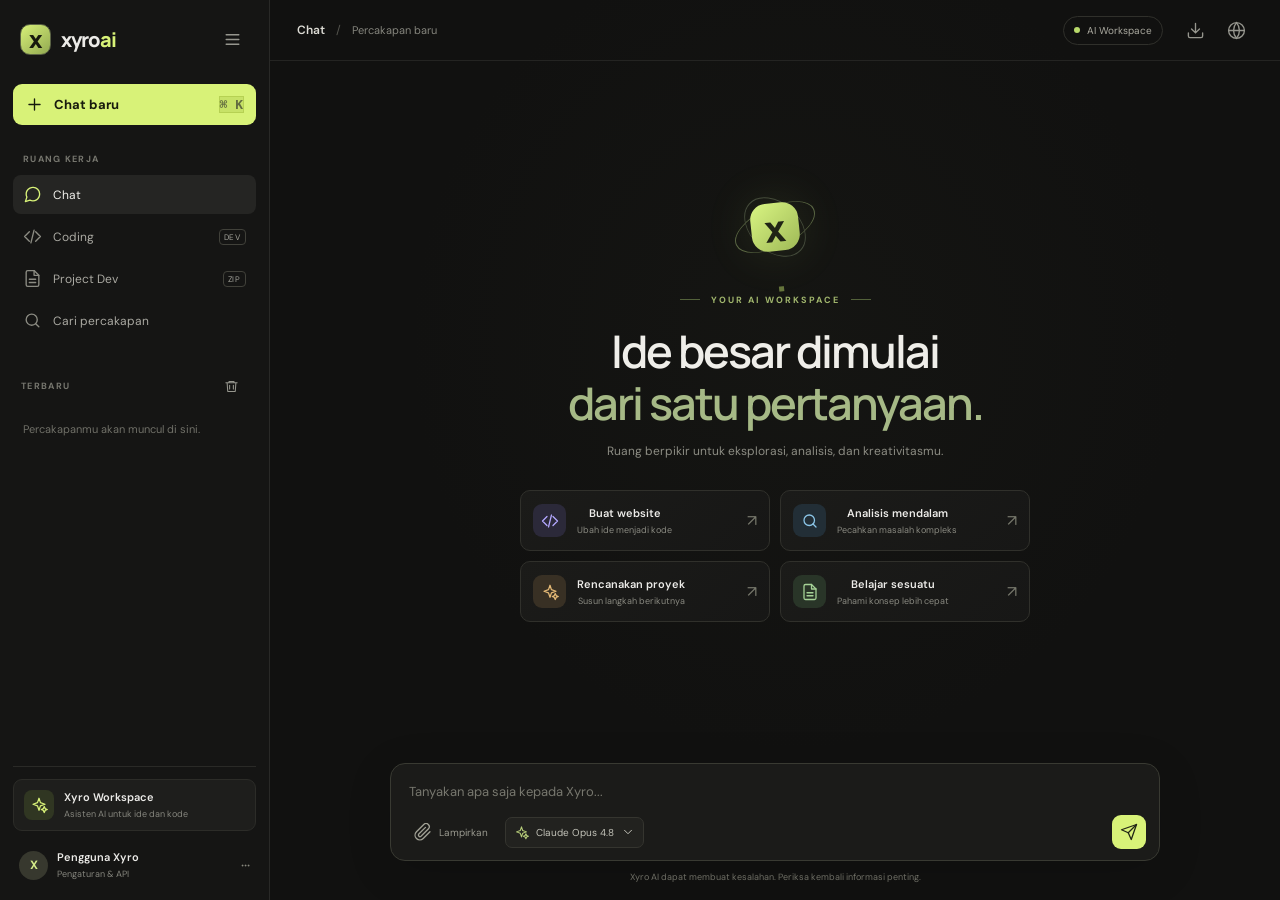
<file: Website/index.html>
<!doctype html>
<html lang="id">
<head>
  <meta charset="UTF-8">
  <meta name="viewport" content="width=device-width, initial-scale=1.0">
  <meta name="theme-color" content="#101010">
  <meta name="description" content="Xyro AI — ruang kerja AI untuk percakapan, coding, dan analisis.">
  <title>Xyro AI</title>
  <link rel="preconnect" href="https://fonts.googleapis.com">
  <link rel="preconnect" href="https://fonts.gstatic.com" crossorigin>
  <link href="https://fonts.googleapis.com/css2?family=DM+Sans:wght@400;500;600;700&family=Manrope:wght@400;500;600;700;800&display=swap" rel="stylesheet">
  <link rel="stylesheet" href="style.css">
</head>
<body>
  <div id="app"></div>
  <script src="main.js" defer></script>
</body>
</html>
</file>
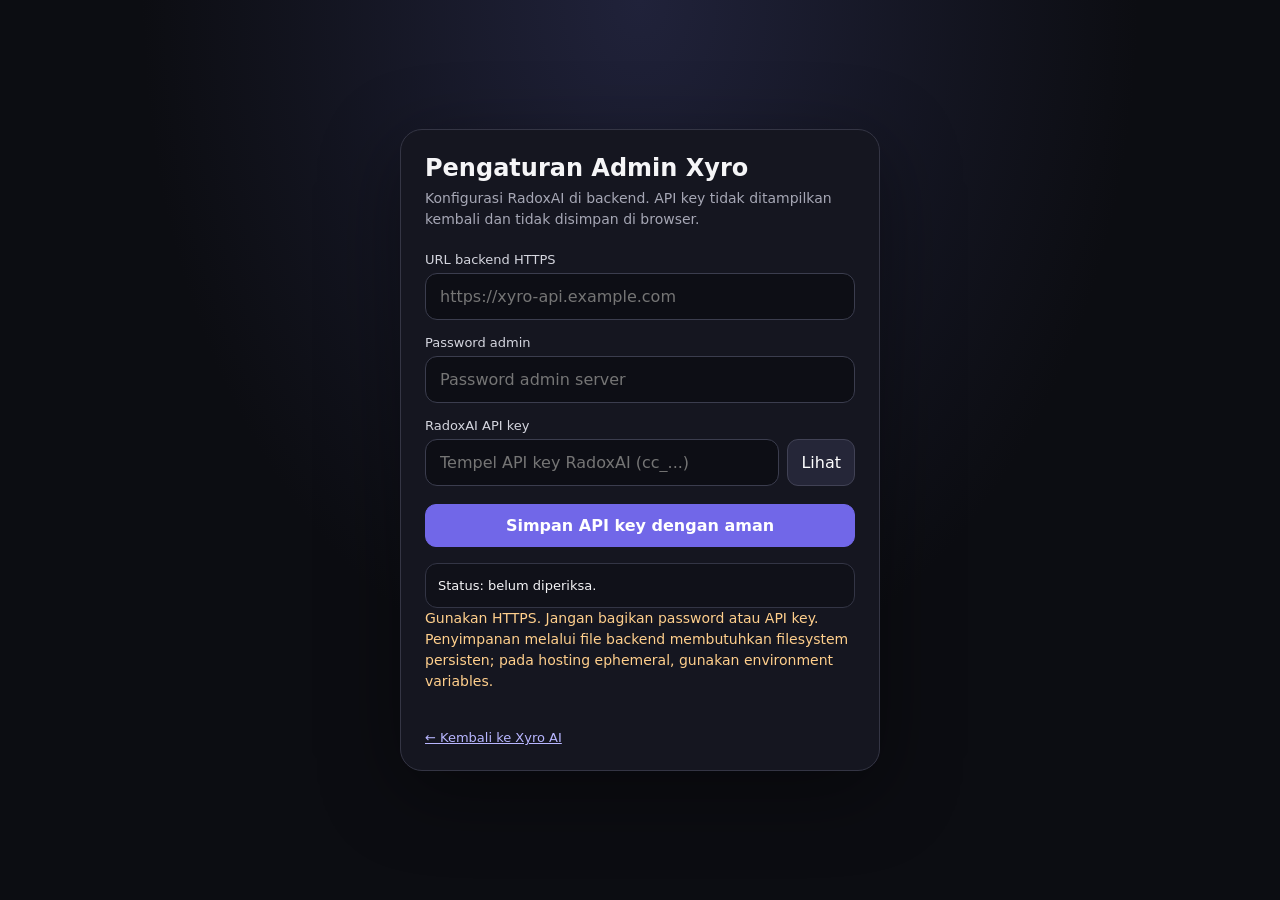
<file: Website/admin.html>
<!doctype html>
<html lang="id"><head><meta charset="UTF-8"><meta name="viewport" content="width=device-width, initial-scale=1"><meta name="theme-color" content="#101010"><title>Xyro AI — Admin API</title><style>
:root{color-scheme:dark;font-family:system-ui,-apple-system,Segoe UI,sans-serif;background:#0c0d12;color:#f5f5f7}*{box-sizing:border-box}body{margin:0;min-height:100vh;display:grid;place-items:center;padding:20px;background:radial-gradient(ellipse at top,#20223a 0,transparent 55%),#0c0d12}.panel{width:min(100%,480px);border:1px solid #343544;background:#151620;border-radius:22px;padding:24px;box-shadow:0 20px 80px #0006}h1{font-size:24px;margin:0 0 6px}.sub{color:#a6a7b5;font-size:14px;line-height:1.5;margin:0 0 22px}.field{display:block;margin:15px 0 6px;font-size:13px;color:#d5d6df}input{width:100%;padding:13px 14px;border:1px solid #3b3d4e;border-radius:12px;background:#0d0e15;color:#fff;outline:none;font:inherit}input:focus{border-color:#a6a4ff}.keyrow{display:flex;gap:8px}.keyrow input{min-width:0}.secondary,.primary{border:1px solid #414255;border-radius:11px;padding:11px 13px;background:#252638;color:#fff;font:inherit;cursor:pointer}.primary{width:100%;margin-top:18px;background:#7167e8;border-color:#7167e8;font-weight:650}.status{margin-top:16px;border-radius:12px;padding:12px;background:#101119;border:1px solid #333545;font-size:13px;line-height:1.5;overflow-wrap:anywhere}.muted{color:#a6a7b5}.warn{color:#ffcf8c}.ok{color:#9de6b3}.back{display:inline-block;color:#b8b6ff;margin-top:16px;font-size:13px}button:disabled{opacity:.6;cursor:wait}</style></head>
<body><main class="panel"><h1>Pengaturan Admin Xyro</h1><p class="sub">Konfigurasi RadoxAI di backend. API key tidak ditampilkan kembali dan tidak disimpan di browser.</p>
<label class="field" for="backend">URL backend HTTPS</label><input id="backend" type="url" placeholder="https://xyro-api.example.com" autocomplete="url">
<label class="field" for="password">Password admin</label><input id="password" type="password" autocomplete="current-password" placeholder="Password admin server">
<label class="field" for="apiKey">RadoxAI API key</label><div class="keyrow"><input id="apiKey" type="password" autocomplete="off" placeholder="Tempel API key RadoxAI (cc_...)"><button class="secondary" id="toggle" type="button">Lihat</button></div>
<button class="primary" id="save" type="button">Simpan API key dengan aman</button><div class="status" id="status">Status: belum diperiksa.</div><p class="sub warn">Gunakan HTTPS. Jangan bagikan password atau API key. Penyimpanan melalui file backend membutuhkan filesystem persisten; pada hosting ephemeral, gunakan environment variables.</p><a class="back" href="./index.html">← Kembali ke Xyro AI</a></main><script>
const $=id=>document.getElementById(id);const remembered=new URLSearchParams(location.search).get('backend')||'';$('backend').value=remembered;
function base(){return $('backend').value.trim().replace(/\/+$/,'')}
function say(msg,kind=''){ $('status').className='status '+kind;$('status').textContent=msg; }
async function request(path,options={}){const url=base();if(!/^https:\/\//i.test(url))throw new Error('Masukkan URL backend HTTPS yang benar.');return fetch(url+path,{...options,headers:{'Content-Type':'application/json','x-admin-password':$('password').value,...(options.headers||{})},cache:'no-store'});}
$('toggle').onclick=()=>{const x=$('apiKey');x.type=x.type==='password'?'text':'password';$('toggle').textContent=x.type==='password'?'Lihat':'Sembunyikan'};
$('save').onclick=async()=>{const key=$('apiKey').value.trim();if(!key){say('Tempel API key baru sebelum menyimpan.','warn');return;}if(!confirm('Simpan key ini pada backend? Key hanya dikirim ke server melalui HTTPS.'))return;$('save').disabled=true;say('Menyimpan konfigurasi...');try{const r=await request('/api/admin/config',{method:'POST',body:JSON.stringify({apiKey:key})});const d=await r.json().catch(()=>({}));if(!r.ok)throw new Error(d.error||`HTTP ${r.status}`);$('apiKey').value='';say('Berhasil. Status API key: ••••••••. Key tidak ditampilkan kembali.','ok');}catch(e){say('Gagal: '+e.message,'warn')}finally{$('save').disabled=false;}};
$('password').addEventListener('change',async()=>{if(!$('password').value)return;try{const r=await request('/api/admin/status');const d=await r.json();if(!r.ok)throw new Error(d.error||`HTTP ${r.status}`);say('Status API: '+d.maskedKey+(d.configured?' — siap digunakan.':' — belum dikonfigurasi.'),d.configured?'ok':'warn');}catch(e){say('Status tidak dapat dibaca: '+e.message,'warn')}});
</script></body></html>
</file>
<file: Website/style.css>
:root{font-family:"DM Sans",sans-serif;color:#ecebe8;background:#111110;font-synthesis:none;text-rendering:optimizeLegibility;--bg:#111110;--panel:#171716;--panel2:#1e1e1c;--border:#2b2b28;--muted:#898982;--text:#ecebe8;--accent:#d8f278;--accent-ink:#171a0d;--violet:#aaa0ff}
*{box-sizing:border-box}body{margin:0;min-width:320px;background:var(--bg);color:var(--text)}button,input,textarea,select{font:inherit}button{color:inherit;cursor:pointer}button:focus-visible,input:focus-visible,textarea:focus-visible{outline:2px solid #a4bd68;outline-offset:2px}button:disabled{opacity:.6;cursor:wait}.layout{height:100dvh;display:flex;overflow:hidden}.sidebar{width:260px;flex:0 0 260px;background:#151514;border-right:1px solid #292927;padding:20px 13px 12px;display:flex;flex-direction:column;transition:margin .2s,width .2s,flex-basis .2s;z-index:4}.sidebar-hidden .sidebar{margin-left:-260px}.brand-row{height:39px;display:flex;align-items:center;gap:10px;padding:0 7px;margin-bottom:25px}.brand-mark{width:31px;height:31px;border:1px solid #5a6244;border-radius:10px;background:linear-gradient(140deg,#d7f078,#92a951);color:#15180d;display:grid;place-items:center}.brand-glyph{font-family:Manrope,sans-serif;font-weight:800;font-size:24px;line-height:1;transform:translateY(-1px)}.brand-name,.mobile-brand{font:800 20px Manrope,sans-serif;letter-spacing:-1px}.brand-name span,.mobile-brand span{color:var(--accent)}.icon-btn,.tiny-icon{display:grid;place-items:center;border:0;background:transparent;color:#96968e;border-radius:8px;width:34px;height:34px}.icon-btn:hover,.tiny-icon:hover{background:#292927;color:#f5f5ee}.sidebar-collapse{margin-left:auto}.new-chat{display:flex;align-items:center;gap:10px;padding:11px 12px;background:var(--accent);color:var(--accent-ink);border:0;border-radius:9px;font-weight:700;font-size:13px;text-align:left}.new-chat kbd{margin-left:auto;color:#626c40;background:#c7e267;border:1px solid #b6d153}.nav-label,.history-heading,.history-date{font-size:9px;font-weight:700;letter-spacing:1.3px;color:#77776f}.nav-label{margin:28px 10px 10px}.nav-item{display:flex;align-items:center;gap:11px;width:100%;border:0;background:transparent;color:#aaa9a2;text-align:left;padding:10px;border-radius:8px;font-size:12px;margin-bottom:3px}.nav-item svg{color:#8c8c83}.nav-item:hover,.nav-item.selected{background:#252523;color:#f1f0eb}.nav-item.selected svg{color:var(--accent)}.nav-tag{font-size:8px;letter-spacing:.8px;color:#a4a49b;border:1px solid #41413a;padding:2px 4px;border-radius:4px;margin-left:auto}.history-heading{display:flex;align-items:center;justify-content:space-between;margin:26px 8px 8px}.history-list{overflow:auto;flex:1;min-height:40px;scrollbar-width:thin;scrollbar-color:#3b3b35 transparent}.history-group{margin-bottom:17px}.history-date{font-size:9px;margin:12px 9px 7px;color:#686861}.history-item{display:flex;align-items:center;gap:8px;width:100%;border:0;background:transparent;color:#a7a69e;text-align:left;padding:9px 9px;border-radius:7px;font-size:11px}.history-item:hover,.history-item.active{background:#242422;color:#efeee8}.history-dot{width:5px;height:5px;border-radius:50%;background:#5c5c54;flex-shrink:0}.history-item.active .history-dot{background:var(--accent)}.history-title{overflow:hidden;text-overflow:ellipsis;white-space:nowrap;flex:1}.history-actions{display:none;gap:6px;color:#9c9b93}.history-item:hover .history-actions{display:flex}.history-actions span{display:flex}.empty-history{font-size:11px;color:#707068;line-height:1.6;padding:10px}.sidebar-bottom{border-top:1px solid #2a2a27;padding-top:12px}.plan-card{display:flex;gap:10px;align-items:center;padding:10px;background:#1e1e1c;border:1px solid #2c2c28;border-radius:9px;margin-bottom:11px}.plan-icon{width:30px;height:30px;display:grid;place-items:center;background:#303622;color:var(--accent);border-radius:8px}.plan-card strong,.profile-row strong{font-size:11px;display:block;font-weight:600}.plan-card small,.profile-row small{font-size:9px;color:#85857d;display:block;margin-top:4px}.profile-row{display:flex;align-items:center;gap:9px;width:100%;padding:8px 6px;border:0;background:transparent;text-align:left;border-radius:8px}.profile-row:hover{background:#242422}.avatar{width:29px;height:29px;border-radius:50%;display:grid;place-items:center;background:#37382e;color:#d5ed8a;font-size:12px;font-weight:700}.profile-text{flex:1}.profile-more{color:#88887e}.main{flex:1;min-width:0;display:flex;flex-direction:column;background:radial-gradient(ellipse at 52% 38%,rgba(43,45,33,.15),transparent 52%),#111110}.topbar{height:61px;flex-shrink:0;display:flex;align-items:center;justify-content:space-between;padding:0 27px;border-bottom:1px solid #242422}.top-left,.top-right{display:flex;align-items:center;gap:11px;min-width:0}.breadcrumb{font-size:12px;font-weight:600;color:#dddcd5}.crumb-slash{color:#55554f;font-size:12px}.crumb-current{font-size:11px;color:#85857d;max-width:230px;overflow:hidden;text-overflow:ellipsis;white-space:nowrap}.top-right{gap:7px}.connection{display:flex;align-items:center;gap:7px;padding:7px 10px;border:1px solid #30302b;border-radius:30px;font-size:10px;color:#aaa99f;margin-right:8px}.status-dot{width:6px;height:6px;background:#b8d96a;border-radius:50%;display:inline-block;flex-shrink:0}.status-dot.offline{background:#d78c6a}.mobile-menu,.mobile-brand{display:none}.workspace{flex:1;min-height:0;display:flex;flex-direction:column;position:relative;overflow:hidden}.welcome{width:min(620px,calc(100% - 38px));margin:auto;display:flex;flex-direction:column;align-items:center;text-align:center;padding:20px 0 28px;animation:fadein .5s ease}.welcome-orb{width:86px;height:86px;position:relative;display:grid;place-items:center;margin-bottom:24px}.orb-core{width:48px;height:48px;border-radius:16px;display:grid;place-items:center;background:linear-gradient(140deg,#d9f582,#9fb957);color:#202415;font:800 37px Manrope,sans-serif;box-shadow:0 0 50px #c5e77122;z-index:2;transform:rotate(-6deg)}.orb-core span{color:#66753c}.orb-ring{position:absolute;border:1px solid #5b6744;border-radius:50%;inset:0;transform:rotate(-25deg) scaleY(.47)}.ring-two{inset:8px;transform:rotate(42deg) scaleY(.7);border-color:#42483a}.welcome-kicker{display:flex;align-items:center;gap:11px;color:#a1b66d;font-size:9px;letter-spacing:2px;font-weight:700}.kicker-line{width:20px;height:1px;background:#53613a}.welcome h1{font:600 clamp(30px,4.1vw,45px)/1.16 Manrope,sans-serif;letter-spacing:-2px;margin:19px 0 12px;color:#efeee9}.welcome h1 span{color:#a6b986}.welcome-sub{font-size:12px;color:#8c8c83;margin:0 0 29px;line-height:1.7}.suggestions{display:grid;grid-template-columns:1fr 1fr;gap:10px;width:min(510px,100%);text-align:left}.suggestion{display:flex;align-items:center;gap:11px;border:1px solid #30302b;background:linear-gradient(140deg,#1b1b19,#171716);border-radius:10px;padding:13px 12px;min-width:0;transition:border-color .18s,transform .18s}.suggestion:hover{border-color:#596344;transform:translateY(-2px)}.suggestion-icon{width:33px;height:33px;border-radius:9px;display:grid;place-items:center;flex-shrink:0}.violet{background:#2b2939;color:#b3a8ff}.blue{background:#222e36;color:#8cc6e8}.amber{background:#383024;color:#e4b976}.green{background:#293528;color:#a6d397}.suggestion strong{font-size:11px;display:block;font-weight:600}.suggestion small{font-size:9px;color:#898980;display:block;margin-top:4px}.suggestion-arrow{margin-left:auto;color:#77786c;font-size:16px}.composer-wrap{width:min(770px,calc(100% - 46px));margin:0 auto 17px;flex-shrink:0;z-index:2}.composer{border:1px solid #393a32;background:#1b1b19;border-radius:15px;padding:13px 13px 10px;box-shadow:0 10px 45px #00000022;transition:border-color .2s}.composer:focus-within{border-color:#65724b}.composer textarea{display:block;width:100%;min-height:38px;max-height:180px;resize:none;border:0;outline:0;background:transparent;color:#ecebe5;font-size:13px;line-height:1.65;padding:4px 5px 10px}.composer textarea::placeholder{color:#77776e}.composer-tools{display:flex;align-items:center;justify-content:space-between;gap:8px}.tools-left{display:flex;align-items:center;gap:8px;min-width:0}.tool-btn,.model-select{display:flex;align-items:center;gap:7px;border:1px solid transparent;background:transparent;color:#99998f;font-size:10px;padding:7px 8px;border-radius:7px;white-space:nowrap}.tool-btn:hover,.model-select:hover{background:#292925;color:#deddd5}.tool-btn svg{color:#a1a195}.model-select{border-color:#35352f;color:#c3c3b9;background:#22221f}.model-select svg:first-child{color:#b6cc79}.send-btn{width:34px;height:34px;border:0;border-radius:9px;background:var(--accent);color:#202415;display:grid;place-items:center;flex-shrink:0}.send-btn:hover{background:#e4ff8c}.composer-foot{text-align:center;font-size:9px;color:#6e6e65;padding:10px 0 0}.model-select-wrap{position:relative}.model-menu{position:absolute;bottom:43px;left:0;width:min(280px,calc(100vw - 36px));max-height:min(62vh,440px);overflow-y:auto;overflow-x:hidden;overscroll-behavior:contain;-webkit-overflow-scrolling:touch;touch-action:pan-y;scrollbar-width:thin;scrollbar-color:#55554a #242421;background:#242421;border:1px solid #414138;border-radius:10px;padding:6px;box-shadow:0 14px 40px #0008;z-index:30}.model-menu[hidden]{display:none}.model-menu button{display:flex;align-items:center;justify-content:space-between;width:100%;padding:9px;border:0;background:transparent;text-align:left;border-radius:6px;font-size:11px;color:#d4d3cb}.model-menu button:hover,.model-menu button.chosen{background:#34362b}.model-menu p{font-size:9px;line-height:1.5;color:#8c8c82;padding:6px 8px;margin:0}.conversation{width:min(770px,calc(100% - 46px));margin:0 auto;flex:1;overflow:auto;padding:32px 0 25px;scrollbar-width:thin;scrollbar-color:#3b3b35 transparent}.message{display:flex;gap:13px;margin:0 0 27px;animation:fadein .25s ease}.message-avatar{width:30px;height:30px;flex-shrink:0;display:grid;place-items:center;border-radius:10px;font-size:11px;font-weight:700}.ai-avatar{background:linear-gradient(145deg,#d6ed85,#9eb45a);color:#202414}.mini-x{font:800 22px Manrope,sans-serif;transform:translateY(-1px)}.user-avatar{background:#34342f;color:#deddd5;border:1px solid #44443d}.message-body{flex:1;min-width:0}.message-meta{display:flex;align-items:center;gap:7px;font-size:11px;margin:2px 0 10px}.message-meta strong{font-weight:700}.message-meta span{color:#77776f;font-size:10px}.message-content{font-size:13px;line-height:1.8;color:#d5d4cd;overflow-wrap:anywhere}.message-content p{margin:0 0 12px}.message-content p:last-child{margin-bottom:0}.message-content h1,.message-content h2,.message-content h3{font-family:Manrope,sans-serif;letter-spacing:-.5px;line-height:1.3;margin:22px 0 10px;color:#efeee8}.message-content h1{font-size:23px}.message-content h2{font-size:19px}.message-content h3{font-size:15px}.message-content ul{padding-left:20px;margin:8px 0 14px}.message-content li{padding:2px 0}.message-content code{font-family:ui-monospace,SFMono-Regular,Menlo,monospace;font-size:11px;background:#292925;padding:2px 5px;border-radius:4px;color:#cce58a}.code-block{border:1px solid #383831;background:#151514;border-radius:10px;overflow:hidden;margin:14px 0}.code-head{display:flex;align-items:center;gap:12px;padding:8px 11px;background:#20201e;border-bottom:1px solid #35352f;font-size:10px;color:#99998f}.code-head span{margin-right:auto}.code-head button,.message-actions button{display:flex;align-items:center;gap:5px;background:transparent;border:0;color:#aaa99f;font-size:10px;padding:3px}.code-head button:hover,.message-actions button:hover{color:var(--accent)}.code-block pre{margin:0;padding:14px;overflow:auto;max-height:520px;font-size:11px;line-height:1.65;color:#e0dfd7;tab-size:2}.code-block pre code{background:none;color:inherit;padding:0;font-size:inherit}.message-actions{display:flex;gap:13px;margin-top:12px;opacity:.65}.message-actions:hover{opacity:1}.thinking{display:flex;gap:5px;padding:8px 0}.thinking span{width:5px;height:5px;border-radius:50%;background:#b7ce7a;animation:pulse 1s infinite}.thinking span:nth-child(2){animation-delay:.15s}.thinking span:nth-child(3){animation-delay:.3s}.spinner{width:15px;height:15px;border:2px solid #5c6937;border-top-color:transparent;border-radius:50%;animation:spin .7s linear infinite}.toast{position:fixed;bottom:22px;left:50%;transform:translate(-50%,10px);padding:10px 15px;background:#e0f29d;color:#202414;font-size:12px;font-weight:600;border-radius:9px;box-shadow:0 8px 30px #0007;opacity:0;pointer-events:none;transition:.2s;z-index:100}.toast.show{opacity:1;transform:translate(-50%,0)}.modal-backdrop,.search-overlay{position:fixed;inset:0;background:#0009;backdrop-filter:blur(8px);display:grid;place-items:center;z-index:50;padding:18px}.modal-backdrop[hidden],.search-overlay[hidden]{display:none}.modal{width:min(470px,100%);max-height:90dvh;overflow:auto;background:#1b1b19;border:1px solid #3a3a32;border-radius:16px;padding:22px;box-shadow:0 25px 90px #0008}.modal-head{display:flex;align-items:flex-start;justify-content:space-between;margin-bottom:24px}.eyebrow{font-size:9px;letter-spacing:1.6px;color:#a5bc6d;font-weight:700}.modal h2{font:650 22px Manrope,sans-serif;letter-spacing:-.8px;margin:7px 0 0}.setting-block{border-bottom:1px solid #30302a;padding:0 0 17px;margin-bottom:17px}.setting-block label{display:block;font-size:11px;font-weight:700;margin-bottom:7px}.setting-block p{font-size:10px;color:#96968c;line-height:1.7;margin:6px 0}.setting-block code{background:#2b2b25;padding:2px 4px;border-radius:3px}.server-status{display:flex;align-items:center;gap:8px;font-size:11px;color:#c5c5ba;margin-top:12px}.readonly-url{padding:10px;border:1px solid #393930;background:#151514;border-radius:7px;font-size:11px;display:flex;align-items:center;justify-content:space-between;gap:8px;overflow-wrap:anywhere}.readonly-url span{color:#b3ca79;font-size:9px;white-space:nowrap}.setting-block select{width:100%;padding:10px;background:#252521;border:1px solid #3c3c34;color:#e8e7df;border-radius:7px;font-size:11px}.modal-actions{display:flex;align-items:center;justify-content:space-between;gap:8px;flex-wrap:wrap}.primary-btn,.secondary-btn{display:inline-flex;align-items:center;justify-content:center;gap:7px;padding:10px 12px;border-radius:8px;font-size:11px;font-weight:700}.primary-btn{background:var(--accent);border:1px solid var(--accent);color:#202414}.secondary-btn{background:#252522;border:1px solid #414139;color:#d0cfc7}.secondary-btn:hover{background:#30302b}.search-overlay{align-items:start;padding-top:min(18vh,130px)}.search-box{width:min(540px,100%);background:#20201e;border:1px solid #414139;border-radius:13px;padding:12px;display:flex;align-items:center;gap:10px;flex-wrap:wrap;box-shadow:0 20px 70px #0009}.search-box>svg{color:#a4a49a}.search-box input{flex:1;min-width:100px;border:0;outline:0;background:transparent;color:#efeee7;font-size:13px;padding:7px 0}.search-box kbd{font-size:10px;color:#88887f}.search-results{width:100%;border-top:1px solid #35352e;padding-top:7px;max-height:300px;overflow:auto}.search-results button{display:flex;align-items:center;gap:10px;width:100%;text-align:left;background:transparent;border:0;border-radius:7px;padding:10px;color:#cecdc5;font-size:11px}.search-results button:hover{background:#33332d}.search-results button span{overflow:hidden;text-overflow:ellipsis;white-space:nowrap}.no-results{padding:16px 9px;color:#8b8b81;font-size:11px}.sidebar-hidden .mobile-menu{display:grid}.sidebar-hidden .top-left{gap:12px}.sidebar-hidden .mobile-brand{display:block}.sidebar-hidden .breadcrumb,.sidebar-hidden .crumb-slash{display:none}
@keyframes fadein{from{opacity:0;transform:translateY(7px)}to{opacity:1;transform:translateY(0)}}@keyframes pulse{0%,60%,100%{opacity:.35;transform:translateY(0)}30%{opacity:1;transform:translateY(-4px)}}@keyframes spin{to{transform:rotate(360deg)}}
@media(min-width:1200px){.sidebar{width:270px;flex-basis:270px}.sidebar-hidden .sidebar{margin-left:-270px}.welcome{transform:translateY(-5px)}}
@media(max-width:720px){.sidebar{position:absolute;left:0;top:0;bottom:0;width:270px;flex-basis:270px;box-shadow:15px 0 50px #0004}.sidebar-hidden .sidebar{margin-left:-280px}.topbar{height:56px;padding:0 13px}.top-left{gap:8px}.crumb-current{max-width:120px}.connection{display:none}.top-right{gap:2px}.workspace{padding-top:0}.welcome{padding-top:12px}.welcome-orb{width:70px;height:70px;margin-bottom:19px}.orb-core{width:42px;height:42px;font-size:32px}.welcome h1{letter-spacing:-1.5px;font-size:clamp(29px,8vw,38px)}.welcome-sub{font-size:11px;margin-bottom:23px}.suggestions{gap:8px}.suggestion{padding:11px 9px;gap:8px}.suggestion-icon{width:29px;height:29px}.suggestion strong{font-size:10px}.suggestion small{font-size:8px}.suggestion-arrow{display:none}.composer-wrap,.conversation{width:calc(100% - 22px)}.composer-wrap{margin-bottom:9px}.composer{padding:10px}.tool-btn span{display:none}.tool-btn{padding:7px}.model-select{font-size:9px;gap:5px;padding:7px}.composer textarea{font-size:12px}.composer-foot{font-size:8px;padding-top:7px}.conversation{padding-top:20px}.message{gap:9px;margin-bottom:23px}.message-avatar{width:27px;height:27px}.message-content{font-size:12px}.message-meta{font-size:10px}.code-block pre{font-size:10px;padding:10px}.code-head{gap:7px}.code-head button{font-size:9px}.modal{padding:18px}.modal-actions{justify-content:flex-end}}
@media(max-width:390px){.suggestions{grid-template-columns:1fr}.welcome{padding-top:8px}.welcome-orb{margin-bottom:13px}.welcome h1{font-size:29px;margin:14px 0 9px}.welcome-sub{margin-bottom:16px}.suggestion{padding:9px}.suggestion-icon{width:28px;height:28px}.topbar .icon-btn{width:30px;height:30px}.crumb-current{max-width:85px}.model-select svg:first-child{display:none}}
@media(prefers-reduced-motion:reduce){*,*::before,*::after{animation-duration:.01ms!important;animation-iteration-count:1!important;scroll-behavior:auto!important;transition:none!important}}

/* Input alamat backend untuk paket SPCK */
.backend-url-input { width:100%; box-sizing:border-box; margin-top:8px; padding:12px 13px; border:1px solid var(--border, #303038); border-radius:10px; background:var(--surface, #17171b); color:inherit; font:inherit; outline:none; }
.backend-url-input:focus { border-color:var(--accent, #8b7cff); }

/* Admin verification and isolated HTML preview */
.small-field-label{display:block;font-size:10px;color:#a8a89e;margin:12px 0 5px}
.verify-admin-btn{margin-top:9px}
.server-status.verified{color:#a7df9b}
.preview-overlay{position:fixed;inset:0;z-index:120;background:#000c;backdrop-filter:blur(8px);display:grid;place-items:center;padding:14px}
.preview-overlay[hidden]{display:none}
.preview-panel{width:min(1100px,100%);height:min(88dvh,900px);display:flex;flex-direction:column;background:#f7f7f7;color:#171717;border-radius:14px;overflow:hidden;box-shadow:0 24px 90px #0009}
.preview-header{display:flex;align-items:center;justify-content:space-between;gap:12px;padding:12px 14px;background:#20201e;color:#f1f1ea}
.preview-header strong,.preview-header small{display:block}.preview-header strong{font-size:13px}.preview-header small{font-size:10px;color:#aaa99f;margin-top:3px}.preview-actions{display:flex;gap:7px}.preview-actions .secondary-btn{font-size:10px;padding:8px 10px}.preview-panel iframe{width:100%;height:100%;flex:1;border:0;background:white}
@media(max-width:520px){.preview-overlay{padding:0}.preview-panel{height:100dvh;border-radius:0}.preview-header{align-items:flex-start}.preview-actions{flex-wrap:wrap;justify-content:flex-end}.code-head{flex-wrap:wrap}}

/* Project Dev workspace: multi-file generation, preview, and ZIP export */
.project-welcome .welcome-sub{max-width:600px}
.project-capabilities{display:flex;justify-content:center;gap:8px;flex-wrap:wrap;margin-top:20px}
.project-capabilities span{display:inline-flex;align-items:center;gap:6px;padding:8px 10px;border:1px solid #34342e;background:#1a1a18;border-radius:999px;color:#aaa99f;font-size:10px}
.project-capabilities svg{color:#b9d57b}
.project-build-progress{margin-top:12px;padding:16px;border:1px solid #39392f;border-radius:13px;background:linear-gradient(145deg,#1d1d19,#171715);max-width:500px}
.project-progress-top{display:flex;align-items:center;gap:10px;margin-bottom:14px;font-size:12px;color:#e8e8de}
.project-progress-top .spinner{width:18px;height:18px}
.build-step{display:flex;align-items:center;gap:8px;padding:8px 0;color:#77776d;font-size:11px;border-top:1px solid #303029}
.build-step.active{color:#c5d7a0}
.build-step.active svg{color:#b9d57b}
.project-build-progress p{margin:10px 0 0;color:#858579;font-size:10px;line-height:1.6}
.project-result{margin:8px 0 26px;padding:18px;border:1px solid #37372e;border-radius:15px;background:linear-gradient(145deg,#1b1b18,#161614);overflow:hidden}
.project-result-head{display:flex;align-items:flex-start;justify-content:space-between;gap:14px;margin-bottom:16px}
.project-result-head h2{margin:5px 0 6px;font:700 19px Manrope,sans-serif;letter-spacing:-.5px;color:#f0f0e7;overflow-wrap:anywhere}
.project-result-head p{margin:0;color:#9d9d91;font-size:11px;line-height:1.65}
.project-ready{display:inline-flex;align-items:center;gap:5px;flex-shrink:0;padding:6px 9px;border:1px solid #455236;border-radius:999px;background:#20271a;color:#c7e29a;font-size:10px}
.project-toolbar{display:flex;gap:8px;flex-wrap:wrap;margin-bottom:15px}
.project-toolbar .primary-btn,.project-toolbar .secondary-btn{font-size:10px;padding:9px 11px}
.project-file-layout{display:grid;grid-template-columns:minmax(130px, .8fr) minmax(0,2fr);min-height:180px;border:1px solid #35352e;border-radius:10px;overflow:hidden}
.project-file-list{background:#191917;border-right:1px solid #35352e;padding:9px;min-width:0}
.project-file-title{display:flex;align-items:center;gap:6px;padding:4px 4px 10px;color:#aaa99e;font-size:9px;font-weight:700;letter-spacing:.8px}
.project-file-title span{margin-left:auto;padding:2px 5px;background:#2a2a24;border-radius:5px;color:#d6d6cb}
.project-file{display:flex;align-items:center;gap:8px;width:100%;padding:9px 7px;margin:2px 0;border:1px solid transparent;border-radius:6px;background:transparent;color:#aaa99f;text-align:left;font-size:10px;overflow:hidden}
.project-file span:last-child{overflow-wrap:anywhere;min-width:0}
.project-file.active{background:#292a21;border-color:#414432;color:#e2e8d2}
.file-dot{width:6px;height:6px;flex-shrink:0;border-radius:50%;background:#727269}
.project-file.active .file-dot{background:#c2df83;box-shadow:0 0 8px #c2df8366}
.project-file-detail{min-width:0;background:#141413}
.project-file-detail-head{display:flex;align-items:center;gap:9px;padding:10px;border-bottom:1px solid #33332c;color:#e1e1d7;font-size:10px}
.project-file-detail-head strong{overflow-wrap:anywhere;min-width:0}
.project-file-detail-head span{margin-left:auto;color:#88887d;white-space:nowrap;font-size:9px}
.project-file-detail-head .tiny-icon{flex-shrink:0}
.project-source{max-height:430px;overflow:auto;margin:0;padding:14px;color:#d6d7ca;font-size:10px;line-height:1.7;white-space:pre;tab-size:2}
.project-source code{font-family:ui-monospace,SFMono-Regular,Menlo,monospace}
.source-hidden{min-height:155px;display:flex;flex-direction:column;align-items:center;justify-content:center;text-align:center;padding:20px;color:#a5a59a}
.source-hidden-icon{width:42px;height:42px;display:grid;place-items:center;border:1px solid #414137;border-radius:12px;background:#20201c;color:#bfd98b;margin-bottom:10px}
.source-hidden strong{font-size:11px;color:#deded4}
.source-hidden p{max-width:260px;margin:7px 0 0;color:#88887e;font-size:10px;line-height:1.6}
.project-result-foot{display:flex;align-items:flex-start;gap:7px;margin-top:12px;color:#838379;font-size:9px;line-height:1.6}
.project-result-foot svg{flex-shrink:0;color:#b3c986}
@media(max-width:540px){.project-result{padding:12px}.project-file-layout{grid-template-columns:1fr}.project-file-list{border-right:0;border-bottom:1px solid #35352e;max-height:145px;overflow:auto}.project-file-list .project-file{display:inline-flex;width:auto;max-width:100%;vertical-align:top}.project-file-detail-head{flex-wrap:wrap}.project-toolbar>*{flex:1 1 auto}.project-capabilities{gap:6px}.project-capabilities span{font-size:9px;padding:7px 8px}}

/* Backend URL is masked in the UI; this is visual privacy, not secrecy from browser devtools. */
.backend-url-private { -webkit-text-security: disc; user-select: none; -webkit-user-select: none; }
.model-load-status { font-size:10px; color:#96968c; line-height:1.6; margin-top:7px; }

/* Model dropdown: vertically scrollable on touch devices */
.model-menu button{min-height:38px;flex-shrink:0;gap:10px;overflow-wrap:anywhere;white-space:normal}
.model-menu p{overflow-wrap:anywhere}
.model-menu::-webkit-scrollbar{width:6px}
.model-menu::-webkit-scrollbar-track{background:#242421;border-radius:8px}
.model-menu::-webkit-scrollbar-thumb{background:#55554a;border-radius:8px}
@media(max-width:720px){.model-menu{max-height:min(55vh,380px);width:min(270px,calc(100vw - 30px));bottom:43px}}
</file>
